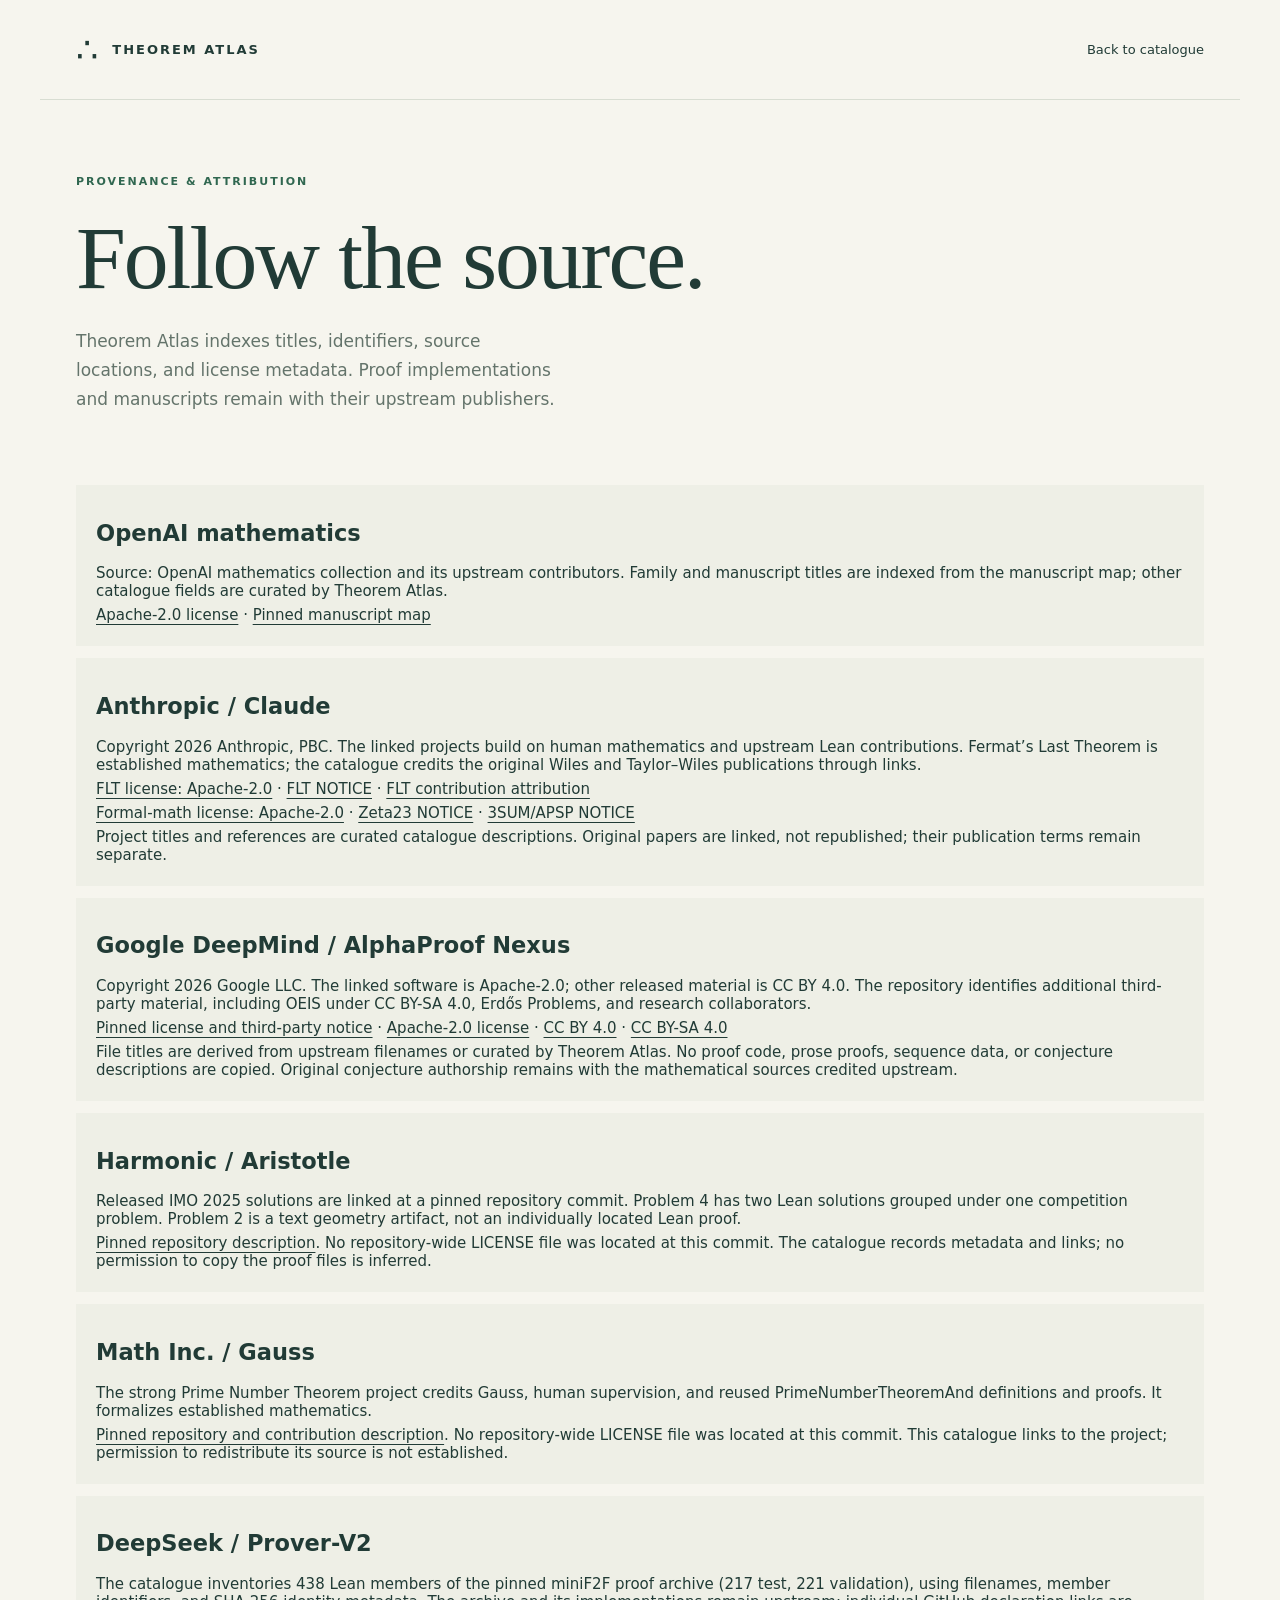
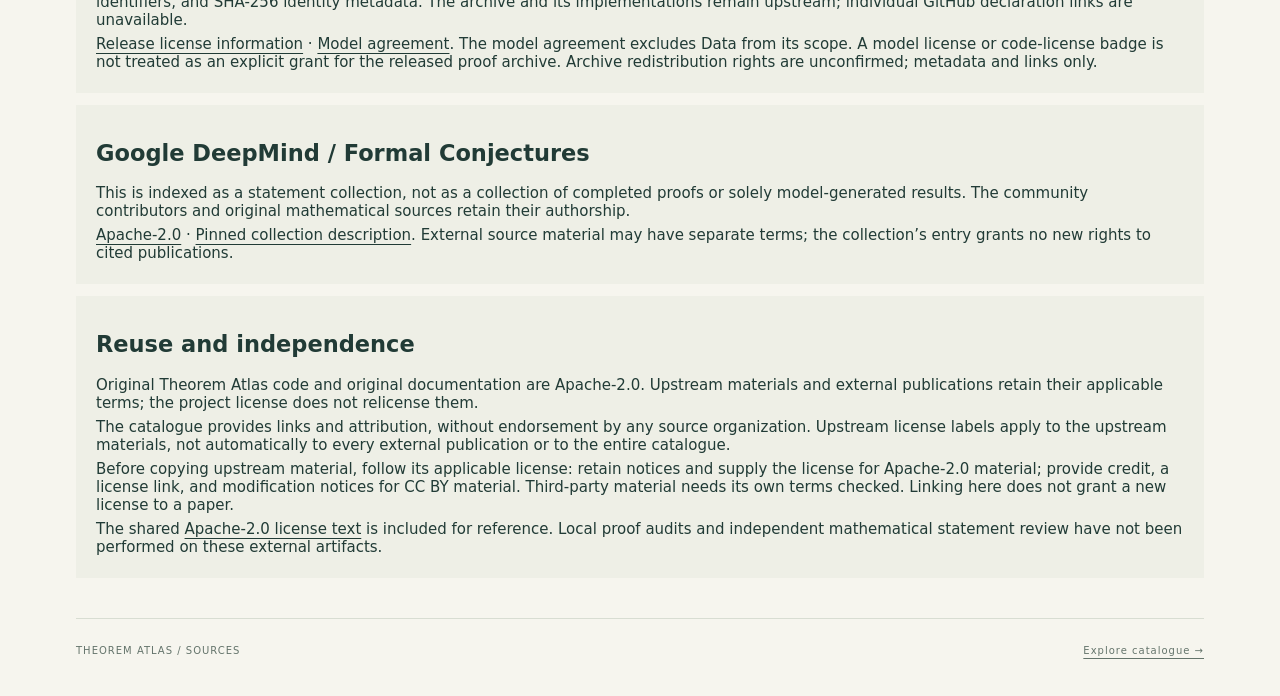
<file: site/attribution.html>
<!doctype html>
<html lang="en"><head><meta charset="utf-8"><meta name="viewport" content="width=device-width,initial-scale=1"><meta http-equiv="Content-Security-Policy" content="default-src 'self'; script-src 'self'; style-src 'self' https://fonts.googleapis.com; font-src 'self' https://fonts.gstatic.com; connect-src 'self'; img-src 'self' data:; object-src 'none'; base-uri 'none'; form-action 'none'; upgrade-insecure-requests"><meta name="referrer" content="strict-origin-when-cross-origin"><title>Sources &amp; licenses — Theorem Atlas</title><link rel="stylesheet" href="style.css"></head><body>
<header><a class="brand" href="./">∴ <span>THEOREM ATLAS</span></a><a href="./">Back to catalogue</a></header>
<main><section class="intro"><div class="eyebrow">PROVENANCE &amp; ATTRIBUTION</div><h1>Follow the source.</h1><p>Theorem Atlas indexes titles, identifiers, source locations, and license metadata. Proof implementations and manuscripts remain with their upstream publishers.</p></section>
<section class="evidence"><h2>OpenAI mathematics</h2><p>Source: OpenAI mathematics collection and its upstream contributors. Family and manuscript titles are indexed from the manuscript map; other catalogue fields are curated by Theorem Atlas.</p><p><a href="https://github.com/openai/math/blob/1581d4cbdd69a0faf34b2089614fe2a814316a6a/LICENSE">Apache-2.0 license</a> · <a href="https://github.com/openai/math/blob/1581d4cbdd69a0faf34b2089614fe2a814316a6a/CONTENTS.md">Pinned manuscript map</a></p></section>
<section class="evidence"><h2>Anthropic / Claude</h2><p>Copyright 2026 Anthropic, PBC. The linked projects build on human mathematics and upstream Lean contributions. Fermat’s Last Theorem is established mathematics; the catalogue credits the original Wiles and Taylor–Wiles publications through links.</p><p><a href="https://github.com/anthropics/fermats-last-theorem/blob/6e837e75355538c7f80bab5b956861e86c4eacc2/LICENSE">FLT license: Apache-2.0</a> · <a href="https://github.com/anthropics/fermats-last-theorem/blob/6e837e75355538c7f80bab5b956861e86c4eacc2/NOTICE">FLT NOTICE</a> · <a href="https://github.com/anthropics/fermats-last-theorem/blob/6e837e75355538c7f80bab5b956861e86c4eacc2/ATTRIBUTION.md">FLT contribution attribution</a></p><p><a href="https://github.com/anthropics/formal-math/blob/e1a4e6508154ea59f030480661590a9fe3018011/LICENSE">Formal-math license: Apache-2.0</a> · <a href="https://github.com/anthropics/formal-math/blob/e1a4e6508154ea59f030480661590a9fe3018011/zeta23/NOTICE">Zeta23 NOTICE</a> · <a href="https://github.com/anthropics/formal-math/blob/e1a4e6508154ea59f030480661590a9fe3018011/3sum-apsp/NOTICE">3SUM/APSP NOTICE</a></p><p>Project titles and references are curated catalogue descriptions. Original papers are linked, not republished; their publication terms remain separate.</p></section>
<section class="evidence"><h2>Google DeepMind / AlphaProof Nexus</h2><p>Copyright 2026 Google LLC. The linked software is Apache-2.0; other released material is CC BY 4.0. The repository identifies additional third-party material, including OEIS under CC BY-SA 4.0, Erdős Problems, and research collaborators.</p><p><a href="https://github.com/google-deepmind/alphaproof-nexus-results/blob/0647711a71183c1ea492ad60860776617ce1ea88/README.md#license-and-disclaimer">Pinned license and third-party notice</a> · <a href="https://github.com/google-deepmind/alphaproof-nexus-results/blob/0647711a71183c1ea492ad60860776617ce1ea88/LICENSE">Apache-2.0 license</a> · <a href="https://creativecommons.org/licenses/by/4.0/">CC BY 4.0</a> · <a href="https://creativecommons.org/licenses/by-sa/4.0/">CC BY-SA 4.0</a></p><p>File titles are derived from upstream filenames or curated by Theorem Atlas. No proof code, prose proofs, sequence data, or conjecture descriptions are copied. Original conjecture authorship remains with the mathematical sources credited upstream.</p></section>
<section class="evidence"><h2>Harmonic / Aristotle</h2><p>Released IMO 2025 solutions are linked at a pinned repository commit. Problem 4 has two Lean solutions grouped under one competition problem. Problem 2 is a text geometry artifact, not an individually located Lean proof.</p><p><a href="https://github.com/harmonic-ai/IMO2025/blob/72b62405a176a7eaeadb335a7fa6ee80b6667161/README.md">Pinned repository description</a>. No repository-wide LICENSE file was located at this commit. The catalogue records metadata and links; no permission to copy the proof files is inferred.</p></section>
<section class="evidence"><h2>Math Inc. / Gauss</h2><p>The strong Prime Number Theorem project credits Gauss, human supervision, and reused PrimeNumberTheoremAnd definitions and proofs. It formalizes established mathematics.</p><p><a href="https://github.com/math-inc/strongpnt/blob/2f5835c322314f55f1026ec2f139d704b7c45c69/README.md">Pinned repository and contribution description</a>. No repository-wide LICENSE file was located at this commit. This catalogue links to the project; permission to redistribute its source is not established.</p></section>
<section class="evidence"><h2>DeepSeek / Prover-V2</h2><p>The catalogue inventories 438 Lean members of the pinned miniF2F proof archive (217 test, 221 validation), using filenames, member identifiers, and SHA-256 identity metadata. The archive and its implementations remain upstream; individual GitHub declaration links are unavailable.</p><p><a href="https://github.com/deepseek-ai/DeepSeek-Prover-V2/blob/e598a57ea3284997d4a2a168a069fdd5064afbc8/README.md#6-license">Release license information</a> · <a href="https://github.com/deepseek-ai/DeepSeek-Prover-V2/blob/e598a57ea3284997d4a2a168a069fdd5064afbc8/LICENSE-MODEL">Model agreement</a>. The model agreement excludes Data from its scope. A model license or code-license badge is not treated as an explicit grant for the released proof archive. Archive redistribution rights are unconfirmed; metadata and links only.</p></section>
<section class="evidence"><h2>Google DeepMind / Formal Conjectures</h2><p>This is indexed as a statement collection, not as a collection of completed proofs or solely model-generated results. The community contributors and original mathematical sources retain their authorship.</p><p><a href="https://github.com/google-deepmind/formal-conjectures/blob/72dad3524e0174dea703f267664d3bc9298803a0/LICENSE">Apache-2.0</a> · <a href="https://github.com/google-deepmind/formal-conjectures/blob/72dad3524e0174dea703f267664d3bc9298803a0/README.md">Pinned collection description</a>. External source material may have separate terms; the collection’s entry grants no new rights to cited publications.</p></section>
<section class="evidence"><h2>Reuse and independence</h2><p>Original Theorem Atlas code and original documentation are Apache-2.0. Upstream materials and external publications retain their applicable terms; the project license does not relicense them.</p><p>The catalogue provides links and attribution, without endorsement by any source organization. Upstream license labels apply to the upstream materials, not automatically to every external publication or to the entire catalogue.</p><p>Before copying upstream material, follow its applicable license: retain notices and supply the license for Apache-2.0 material; provide credit, a license link, and modification notices for CC BY material. Third-party material needs its own terms checked. Linking here does not grant a new license to a paper.</p><p>The shared <a href="licenses/Apache-2.0.txt">Apache-2.0 license text</a> is included for reference. Local proof audits and independent mathematical statement review have not been performed on these external artifacts.</p></section>
<footer><span>THEOREM ATLAS / SOURCES</span><a href="./">Explore catalogue →</a></footer></main></body></html>
</file>
<file: site/style.css>
@import url('https://fonts.googleapis.com/css2?family=DM+Sans:wght@400;500;600;700&family=Libre+Caslon+Display&display=swap');
:root{color-scheme:light;--ink:#213b36;--muted:#64746b;--paper:#f6f5ee;--line:#d8ddd2;--green:#306750}*{box-sizing:border-box}body{margin:0;background:var(--paper);color:var(--ink);font-family:'DM Sans',system-ui,sans-serif;font-size:15px}a{color:inherit;text-underline-offset:4px}header,main{max-width:1200px;margin:auto;padding:0 36px}header{height:100px;display:flex;align-items:center;justify-content:space-between;border-bottom:1px solid var(--line)}header>a{text-decoration:none;font-size:13px}.brand{display:flex;gap:14px;align-items:center;font-size:35px}.brand span{font-size:13px;font-weight:700;letter-spacing:2px}.intro{padding:75px 0 42px;position:relative}.eyebrow{font-size:11px;letter-spacing:2px;color:var(--green);font-weight:700}h1{font-family:'Libre Caslon Display',Georgia,serif;font-size:clamp(55px,7vw,91px);font-weight:400;line-height:1.02;letter-spacing:-2px;margin:24px 0}h1 em{color:var(--green)}.intro>p{max-width:490px;font-size:17px;line-height:1.7;color:var(--muted)}.stats{display:flex;gap:56px;margin-top:38px}.stats div{display:grid;gap:5px}.stats strong{font-family:Georgia,serif;font-size:35px;font-weight:400}.stats span{color:var(--muted);font-size:12px}.notice{display:flex;gap:18px;background:#e9eee4;padding:18px 22px;border-left:3px solid var(--green);margin:12px 0 55px;line-height:1.6}.notice>span{color:var(--green);font-size:23px}.notice p{margin:0;font-size:13px}.catalogue-heading{display:flex;align-items:center;justify-content:space-between}.catalogue-heading h2{font-family:Georgia,serif;font-size:30px;font-weight:400}.catalogue-heading a{font-size:12px}form{display:flex;gap:15px;align-items:end;margin:15px 0 28px}label{display:grid;gap:8px;font-size:11px;font-weight:600;letter-spacing:.5px}.search{flex:1}input,select,button{border:1px solid #bcc8bd;border-radius:3px;background:#fffef8;color:var(--ink);padding:12px 14px;font:inherit;font-size:14px;min-height:44px}select{min-width:165px}button{cursor:pointer;background:transparent}:focus-visible{outline:3px solid #91b9a1;outline-offset:3px}.list-heading{display:flex;justify-content:space-between;font-size:10px;letter-spacing:1px;color:var(--muted);padding-bottom:18px}.record{border-top:1px solid var(--line);padding:23px 0;display:grid;grid-template-columns:90px 1fr;gap:16px}.record-id{font-size:11px;letter-spacing:1px;color:var(--muted);padding-top:7px}.record h3{font-family:Georgia,serif;font-size:22px;font-weight:400;line-height:1.4;margin:0 0 12px}.tags{display:flex;flex-wrap:wrap;align-items:center;gap:10px;font-size:11px;color:var(--muted)}.badge{border:1px solid var(--line);padding:4px 8px;border-radius:20px}.badge.linked{background:#e5ede0;border-color:#c2d5bc;color:var(--green)}details{margin-top:16px;font-size:13px;line-height:1.7}summary{cursor:pointer;color:var(--green);width:fit-content}.evidence{padding:16px 20px;background:#eeefe6;margin-top:12px}.evidence p{margin:6px 0}.evidence ul{padding-left:20px}.evidence code{overflow-wrap:anywhere;font-size:11px}.evidence a{overflow-wrap:anywhere}.review{color:#755c2d}footer{border-top:1px solid var(--line);margin-top:40px;padding:26px 0 40px;display:flex;justify-content:space-between;font-size:10px;color:var(--muted);letter-spacing:1px}[hidden]{display:none!important}@media(min-width:950px){.stats{position:absolute;right:0;bottom:65px;gap:34px}}@media(max-width:700px){header,main{padding:0 20px}header{height:78px}.intro{padding-top:50px}.stats{gap:30px}form{flex-wrap:wrap}.search{flex-basis:100%}label{flex:1}select{min-width:0;width:100%}.record{grid-template-columns:1fr;gap:8px}.list-heading>span:last-child{display:none}footer{gap:15px;flex-wrap:wrap}.notice{margin-bottom:30px}}
.catalogue-controls{display:flex;align-items:end;justify-content:space-between;gap:20px;margin-bottom:24px}.view-toggle{display:flex;gap:4px;padding:4px;background:#e9eee4;border-radius:6px}.view-toggle button{border-color:transparent;font-size:13px;padding:9px 17px}.view-toggle button[aria-pressed=true]{background:var(--ink);color:#fffef8}.catalogue-controls select{min-width:125px}.tiles{display:grid;grid-template-columns:repeat(3,minmax(0,1fr));gap:18px;align-items:start}.tiles .record{display:flex;flex-direction:column;gap:14px;border:1px solid var(--line);border-radius:5px;padding:22px;background:#fffef8;min-height:245px}.tiles .record-id{padding:0}.tiles .record h3{font-size:22px;min-height:92px}.tiles .tags{gap:8px}.tiles .tags>span:first-child{flex-basis:100%}.tiles .evidence{padding:12px;overflow-wrap:anywhere}.pagination{display:flex;justify-content:center;align-items:end;gap:18px;margin-top:30px;padding:20px 0;border-top:1px solid var(--line)}.pagination select{min-width:70px}.pagination>span{align-self:center;padding-top:18px;font-size:13px;color:var(--muted)}button:disabled{opacity:.4;cursor:default}#count{scroll-margin-top:20px}@media(max-width:1000px){.tiles{grid-template-columns:repeat(2,minmax(0,1fr))}}@media(max-width:600px){.tiles{grid-template-columns:1fr}.tiles .record{min-height:0}.tiles .record h3{min-height:0}.pagination{gap:10px;flex-wrap:wrap}.pagination button{padding:10px}.catalogue-controls{gap:12px}}

.coverage-summary{font-size:13px;color:var(--muted);line-height:1.7;margin:0 0 24px;max-width:800px}

.overlap-panel{margin:0 0 24px;padding:14px 18px;background:#e9eee4;border-radius:4px}.overlap-panel p{max-width:850px;color:var(--muted)}.evidence p{overflow-wrap:anywhere}@media(min-width:701px){form{flex-wrap:wrap}.search{min-width:250px}form select{min-width:140px}}
a.record{color:inherit;text-decoration:none;cursor:pointer;position:relative;transition:border-color .15s,background .15s,box-shadow .15s}.record:hover{background:#f0f4eb}.tiles .record:hover{border-color:#7d9e88;box-shadow:0 6px 20px #213b360d}.record-action{display:block;margin-top:22px;color:var(--green);font-size:12px;font-weight:600}.tiles .record{height:100%;min-height:260px}.tiles .record>div:last-child{display:flex;flex-direction:column;flex:1}.tiles .record-action{margin-top:auto;padding-top:22px}.overlay-open{overflow:hidden}#record-dialog{width:min(820px,calc(100% - 40px));max-height:calc(100dvh - 64px);padding:0;border:1px solid var(--line);border-radius:12px;background:var(--paper);color:var(--ink);box-shadow:0 24px 90px #14272040;overflow:auto}#record-dialog::backdrop{background:#132a246b;backdrop-filter:blur(4px)}.detail-header{display:flex;align-items:center;justify-content:space-between;padding:15px 28px;position:sticky;top:0;background:var(--paper);border-bottom:1px solid var(--line);z-index:1}.detail-header button{border:0;padding:8px 14px;font-size:20px}.detail-heading{padding:22px 32px 0}.detail-heading p{color:var(--muted);font-size:12px;overflow-wrap:anywhere}.detail-heading h2{font-family:Georgia,serif;font-size:32px;line-height:1.35;font-weight:400;margin:12px 0 22px}.detail-toolbar{display:flex;align-items:center;flex-wrap:wrap;gap:18px;margin:0 32px 22px;padding-bottom:22px;border-bottom:1px solid var(--line);font-size:12px}.detail-toolbar button{font-size:12px;min-height:36px;padding:8px 12px}.detail-toolbar>span{color:var(--green)}#detail-content{padding:0 32px 32px;line-height:1.8;font-size:14px}#detail-content .evidence{padding:0;margin:0;background:transparent}#detail-content .evidence>p{margin:14px 0}#detail-content ul{margin-top:0}#detail-content .review{border-top:1px solid var(--line);padding-top:20px;margin-top:25px}@media(max-width:600px){#record-dialog{width:100%;max-width:100%;height:100dvh;max-height:100dvh;margin:0;border:0;border-radius:0}.detail-header{padding:12px 20px}.detail-heading{padding:16px 20px 0}.detail-heading h2{font-size:27px}.detail-toolbar{margin:0 20px 20px}#detail-content{padding:0 20px 28px}}

.machine-evidence{margin:0 0 38px;padding:20px 24px;border:1px solid var(--line);border-radius:6px;background:#fffef8;font-size:13px;line-height:1.7}.machine-evidence h2{font-family:Georgia,serif;font-weight:400;font-size:23px;margin:0 0 12px}.machine-evidence p{margin:10px 0;max-width:950px}.badge.observed{background:#edf1e8;color:var(--green)}.trust-flag{color:#755c2d}.badge.trust-flag{border-color:#d6c59e;background:#f5efdf}.observation-panel{margin:18px 0 28px;padding:18px;border:1px solid var(--line);border-radius:6px;background:#fffef8}.observation-panel h4{margin:0;font-size:15px}.observation-panel .review{border:0!important;margin:10px 0!important;padding:0!important}.evidence-table{overflow-x:auto}.evidence-table table{width:100%;border-collapse:collapse;font-size:12px;text-align:left}.evidence-table caption{text-align:left;color:var(--muted);margin:10px 0}.evidence-table td,.evidence-table th{padding:10px 8px;border-bottom:1px solid var(--line);vertical-align:top;min-width:95px}
</file>
